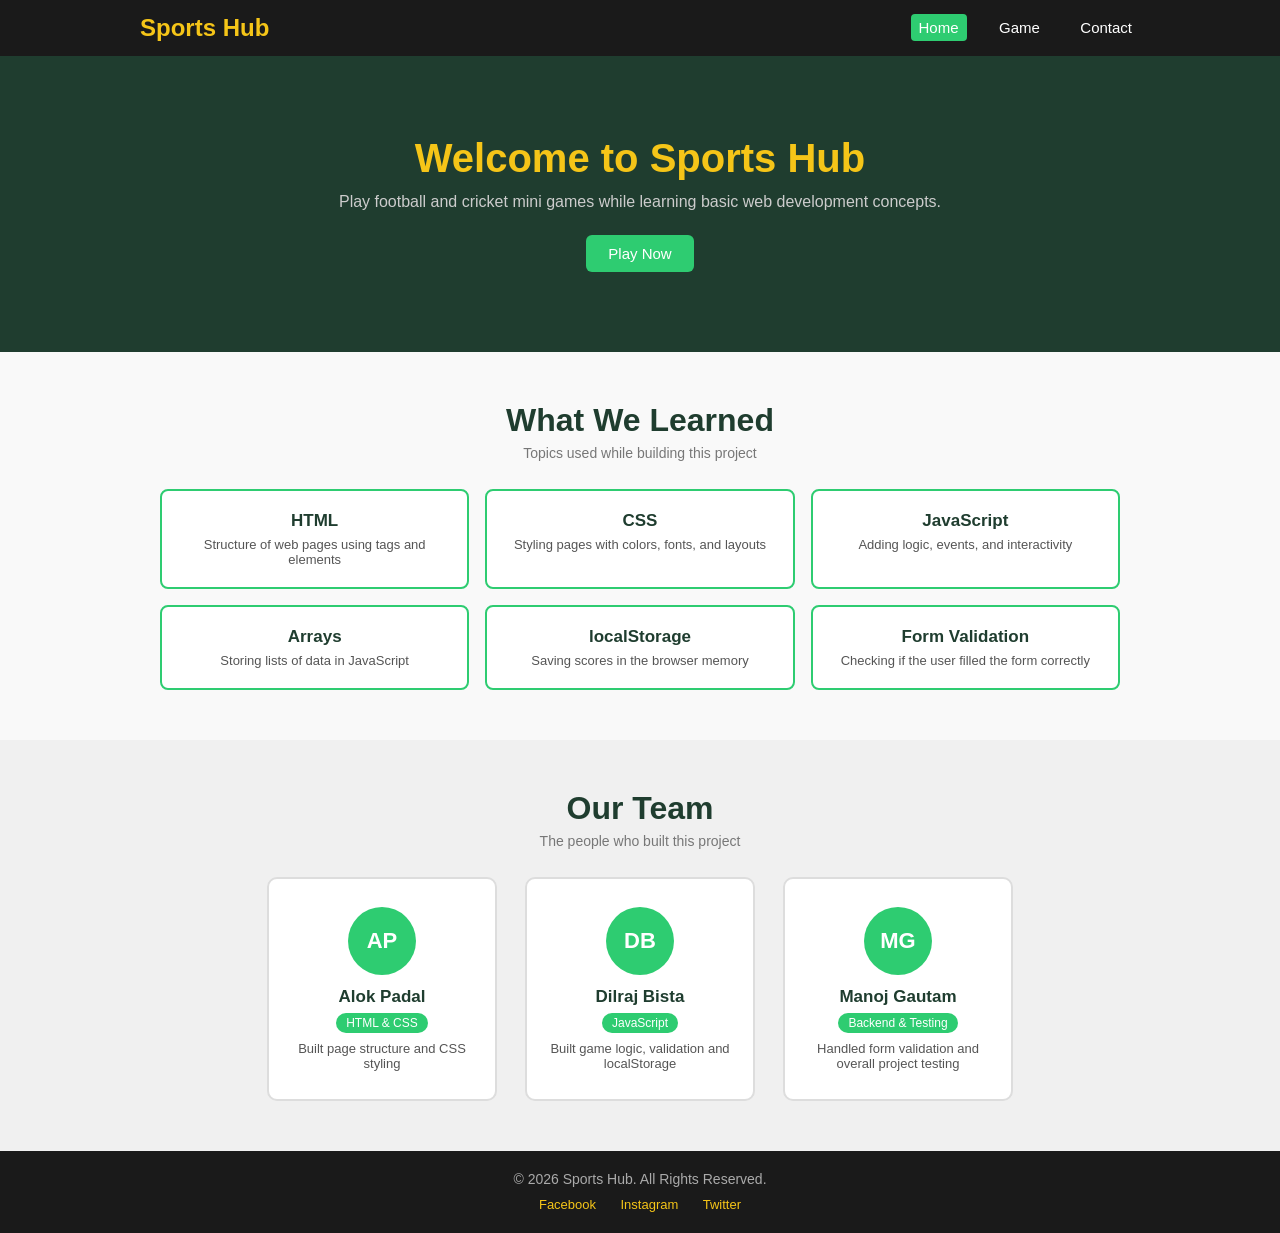
<file: index.html>
<!DOCTYPE html>
<html lang="en">
<head>
  <meta charset="UTF-8" />
  <meta name="viewport" content="width=device-width, initial-scale=1.0"/>
  <meta name="description" content="Sports Hub is a simple web project where users can play football and cricket mini games while learning web development concepts.">
  <title>Sports Hub</title>
  <link rel="stylesheet" href="./CSS/style.css" />
</head>
<body>

  <header>
    <div class="navbar">
      <h1 class="logo">Sports Hub</h1>
      <nav>
        <a href="index.html" class="active">Home</a>
        <a href="game.html">Game</a>
        <a href="contact.html">Contact</a>
      </nav>
    </div>
  </header>

  <section class="hero">
    <h2>Welcome to Sports Hub</h2>
    <p>Play football and cricket mini games while learning basic web development concepts.</p>
    <a href="game.html" class="btn">Play Now</a>
  </section>

  <section class="topics">
    <h2>What We Learned</h2>
    <p class="subtitle">Topics used while building this project</p>
    <div class="topics-grid">
      <div class="topic-card">
        <h3>HTML</h3>
        <p>Structure of web pages using tags and elements</p>
      </div>
      <div class="topic-card">
        <h3>CSS</h3>
        <p>Styling pages with colors, fonts, and layouts</p>
      </div>
      <div class="topic-card">
        <h3>JavaScript</h3>
        <p>Adding logic, events, and interactivity</p>
      </div>
      <div class="topic-card">
        <h3>Arrays</h3>
        <p>Storing lists of data in JavaScript</p>
      </div>
      <div class="topic-card">
        <h3>localStorage</h3>
        <p>Saving scores in the browser memory</p>
      </div>
      <div class="topic-card">
        <h3>Form Validation</h3>
        <p>Checking if the user filled the form correctly</p>
      </div>
    </div>
  </section>

  <section class="team">
    <h2>Our Team</h2>
    <p class="subtitle">The people who built this project</p>
    <div class="team-grid">

      <div class="member-card">
        <div class="avatar">AP</div>
        <h3>Alok Padal</h3>
        <span class="role">HTML & CSS</span>
        <p>Built page structure and CSS styling</p>
      </div>

      <div class="member-card">
        <div class="avatar">DB</div>
        <h3>Dilraj Bista</h3>
        <span class="role">JavaScript</span>
        <p>Built game logic, validation and localStorage</p>
      </div>
      
      <div class="member-card">
        <div class="avatar">MG</div>
        <h3>Manoj Gautam</h3>
        <span class="role">Backend & Testing</span>
        <p>Handled form validation and overall project testing</p>
      </div>

    </div>
  </section>

  <footer>
    <p>© 2026 Sports Hub. All Rights Reserved.</p>
    <div class="footer-links">
      <a href="https://www.facebook.com/ICC" target="_blank">Facebook</a>
      <a href="https://www.instagram.com/efootball" target="_blank">Instagram</a>
      <a href="https://www.twitter.com/fifaworldcup" target="_blank">Twitter</a>
    </div>
  </footer>

</body>
</html>
</file>
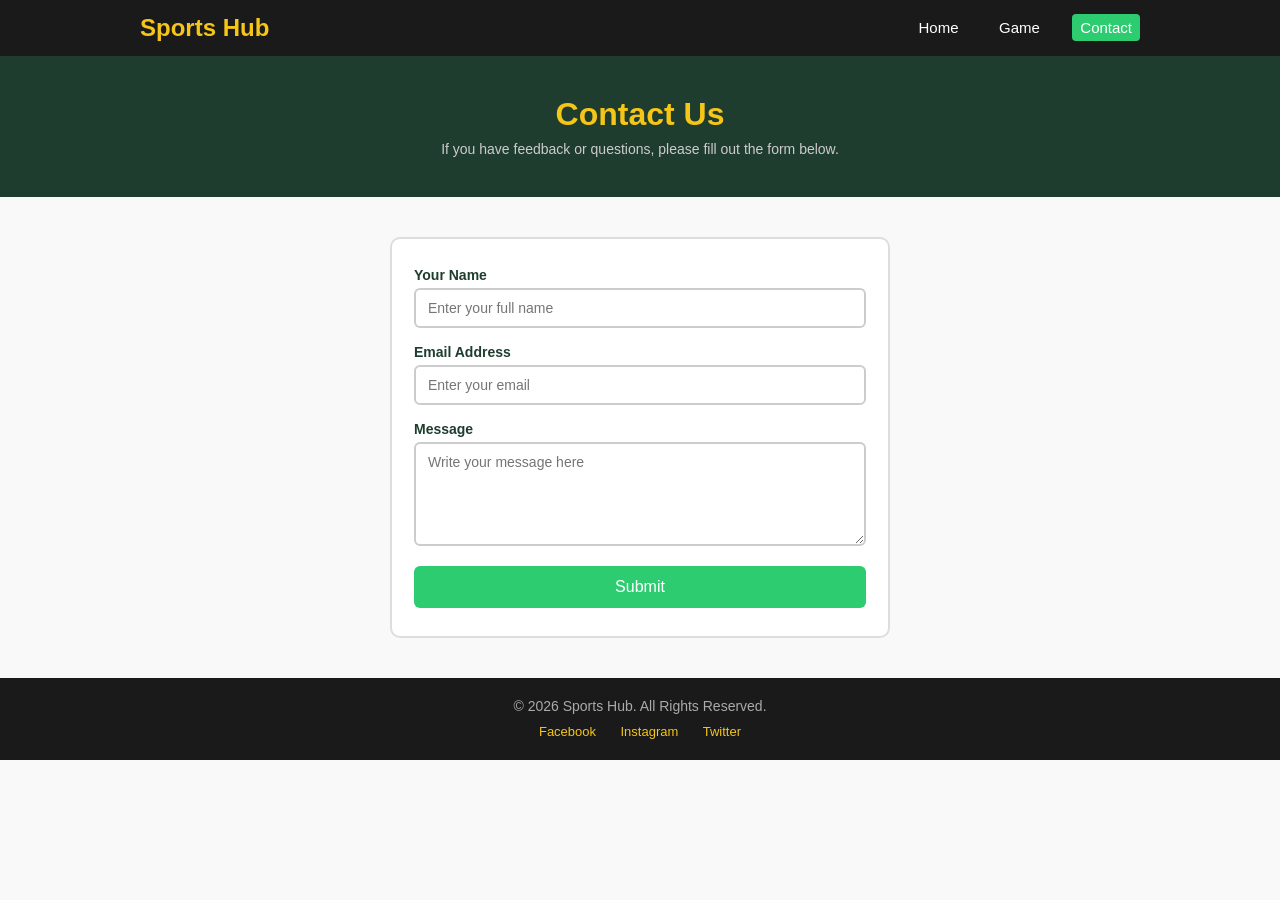
<file: contact.html>
<!DOCTYPE html>
<html lang="en">
<head>
  <meta charset="UTF-8" />


  <meta name="viewport" content="width=device-width, initial-scale=1.0"/>

 
  <meta name="description" content="Sports Hub contact page for feedback and questions">

  <title>Sports Hub - Contact</title>


  <link rel="stylesheet" href="./CSS/style.css" />

</head>
<body>

  <header>
    <div class="navbar">
      <h1 class="logo">Sports Hub</h1>
      <nav>
        <a href="index.html">Home</a>
        <a href="game.html">Game</a>
        <a href="contact.html" class="active">Contact</a>
      </nav>
    </div>
  </header>



  <div class="page-top">
    <h2>Contact Us</h2>
    <p>If you have feedback or questions, please fill out the form below.</p>
  </div>

  <div class="form-wrapper">

    <div class="form-group">
      <label for="name">Your Name</label>
      <input type="text" id="name" placeholder="Enter your full name" />
      <span class="error-msg" id="name-error">Name cannot be empty</span>
    </div>


    <div class="form-group">
      <label for="email">Email Address</label>
      <input type="text" id="email" placeholder="Enter your email" />
      <span class="error-msg" id="email-error">Email must contain @</span>
    </div>

  
    <div class="form-group">
      <label for="message">Message</label>
      <textarea id="message" rows="5" placeholder="Write your message here"></textarea>
      <span class="error-msg" id="message-error">Message cannot be empty</span>
    </div>

   
    <button class="btn btn-full" onclick="validateForm()">Submit</button>

    <div id="form-result" class="form-result"></div>

  </div>


  <footer>
    <p>© 2026 Sports Hub. All Rights Reserved.</p>
    <div class="footer-links">
      <a href="https://www.facebook.com/ICC" target="_blank">Facebook</a>
      <a href="https://www.instagram.com/efootball" target="_blank">Instagram</a>
      <a href="https://www.twitter.com/fifaworldcup" target="_blank">Twitter</a>
    </div>
  </footer>

  <script src="./JS/contact.js"></script>

</body>
</html>
</file>
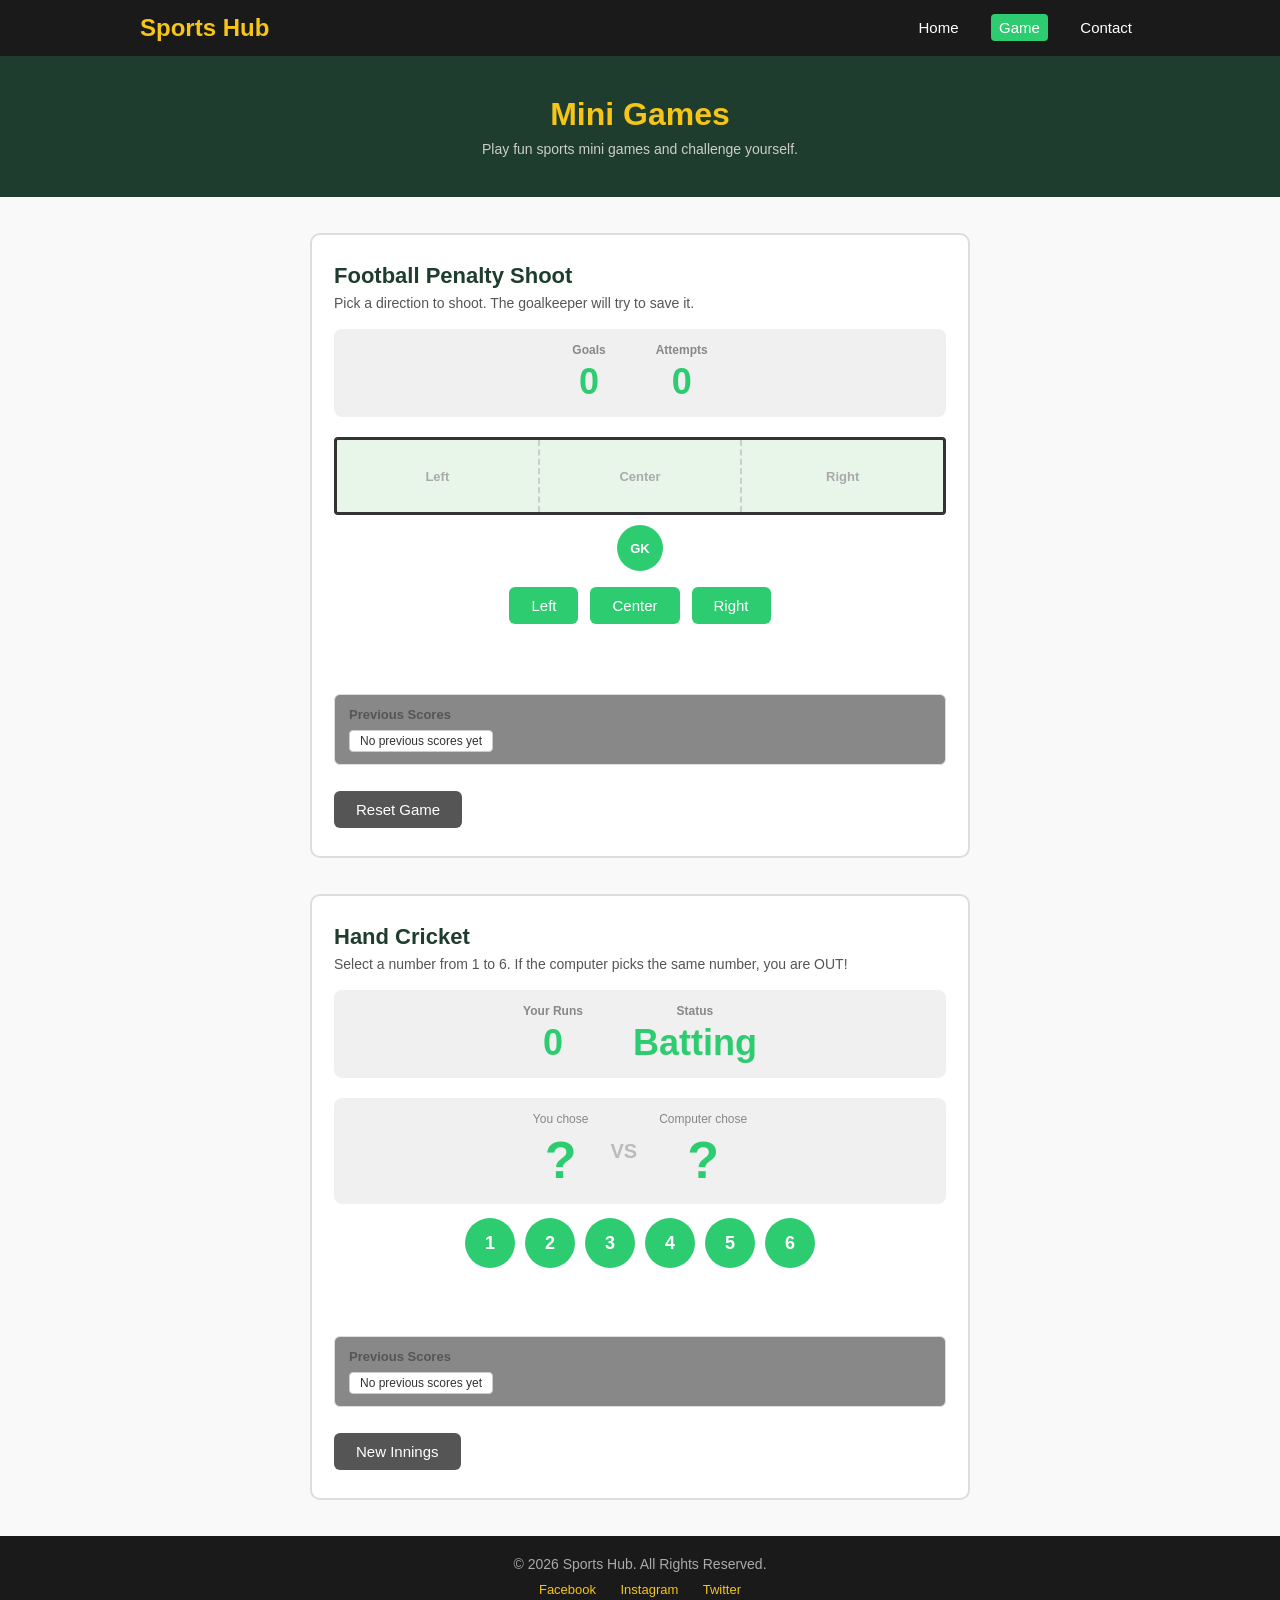
<file: game.html>
<!DOCTYPE html>
<html lang="en">
<head>
  <meta charset="UTF-8" />
  <meta name="viewport" content="width=device-width, initial-scale=1.0"/>
  <meta name="description" content="Play simple football and cricket mini games on Sports Hub.">
  <title>Sports Hub - Games</title>
  <link rel="stylesheet" href="./CSS/style.css" />
</head>
<body>

  <header>
    <div class="navbar">
      <h1 class="logo">Sports Hub</h1>
      <nav>
        <a href="index.html">Home</a>
        <a href="game.html" class="active">Game</a>
        <a href="contact.html">Contact</a>
      </nav>
    </div>
  </header>

  <div class="page-top">
    <h2>Mini Games</h2>
    <p>Play fun sports mini games and challenge yourself.</p>
  </div>

  <div class="game-box">
    <h3>Football Penalty Shoot</h3>
    <p>Pick a direction to shoot. The goalkeeper will try to save it.</p>

    <div class="score-area">
      <div>
        <span class="score-label">Goals</span>
        <span class="score-num" id="football-goals">0</span>
      </div>
      <div>
        <span class="score-label">Attempts</span>
        <span class="score-num" id="football-attempts">0</span>
      </div>
    </div>

    <div class="goal-net">
      <div class="net-cell" id="net-left">Left</div>
      <div class="net-cell" id="net-center">Center</div>
      <div class="net-cell" id="net-right">Right</div>
    </div>

    <div class="gk-row">
      <div class="gk" id="goalkeeper">GK</div>
    </div>

    <div class="btn-row">
      <button class="btn" onclick="shoot('left')">Left</button>
      <button class="btn" onclick="shoot('center')">Center</button>
      <button class="btn" onclick="shoot('right')">Right</button>
    </div>

    <div class="result-box" id="football-result"></div>

    <div class="history-box">
      <h4>Previous Scores</h4>
      <ul id="football-history"></ul>
    </div>

    <button class="btn btn-gray" onclick="resetFootball()">Reset Game</button>
  </div>

  <div class="game-box">
    <h3>Hand Cricket</h3>
    <p>Select a number from 1 to 6. If the computer picks the same number, you are OUT!</p>

    <div class="score-area">
      <div>
        <span class="score-label">Your Runs</span>
        <span class="score-num" id="cricket-runs">0</span>
      </div>
      <div>
        <span class="score-label">Status</span>
        <span class="score-num" id="cricket-status">Batting</span>
      </div>
    </div>

    <div class="vs-box">
      <div class="vs-side">
        <p>You chose</p>
        <span class="big-num" id="player-num">?</span>
      </div>
      <span class="vs-text">VS</span>
      <div class="vs-side">
        <p>Computer chose</p>
        <span class="big-num" id="computer-num">?</span>
      </div>
    </div>

    <div class="num-btn-row">
      <button class="btn circle-btn" onclick="playBall(1)">1</button>
      <button class="btn circle-btn" onclick="playBall(2)">2</button>
      <button class="btn circle-btn" onclick="playBall(3)">3</button>
      <button class="btn circle-btn" onclick="playBall(4)">4</button>
      <button class="btn circle-btn" onclick="playBall(5)">5</button>
      <button class="btn circle-btn" onclick="playBall(6)">6</button>
    </div>

    <div class="result-box" id="cricket-result"></div>

    <div class="history-box">
      <h4>Previous Scores</h4>
      <ul id="cricket-history"></ul>
    </div>

    <button class="btn btn-gray" onclick="resetCricket()">New Innings</button>
  </div>

  <footer>
    <p>© 2026 Sports Hub. All Rights Reserved.</p>
    <div class="footer-links">
      <a href="https://www.facebook.com/ICC" target="_blank">Facebook</a>
      <a href="https://www.instagram.com/efootball" target="_blank">Instagram</a>
      <a href="https://x.com/fifaworldcup" target="_blank">Twitter</a>
    </div>
  </footer>

  <script src="./JS/game.js"></script>
</body>
</html>
</file>
<file: CSS/style.css>
:root {
  --primary: #3b6a93;
  --dark: #1a1a1a;
  --bg: #f9f9f9;
  --text: #222;
  --gold: #f5c518;
  --danger: #e74c3c;
}
a, button, .btn, .topic-card, .member-card, nav a {
  transition: all 0.25s ease-in-out;
}
* {
  margin: 0;
  padding: 0;
  box-sizing: border-box;
}

body {
  font-family: Arial, sans-serif;
  background-color: #f9f9f9;
  color: #1f3d2f;
}
nav a:focus,
.btn:focus,
input:focus,
textarea:focus {
  outline: 2px solid var(--primary);
  outline-offset: 2px;
}

header {
  background-color: #1a1a1a;
  padding: 14px 30px;
}

.navbar {
  display: flex;
  justify-content: space-between;
  align-items: center;
  max-width: 1000px;
  margin: auto;
}

.logo {
  color: #f5c518;
  font-size: 24px;
  font-weight: bold;
}

nav a {
  color: white;
  text-decoration: none;
  margin-left: 20px;
  font-size: 15px;
  padding: 5px 8px;
  border-radius: 4px;
}

nav a:hover, nav a.active {
  background-color: #2ecc71;
}

.hero {
  background-color: #1f3d2f;
  color: white;
  text-align: center;
  padding: 80px 20px;
}

.hero h2 {
  font-size: 40px;
  color: #f5c518;
  margin-bottom: 12px;
}

.hero p {
  font-size: 16px;
  color: #ccc;
  margin-bottom: 24px;
}

.btn {
  background-color: #2ecc71;
  color: white;
  border: none;
  padding: 10px 22px;
  border-radius: 6px;
  font-size: 15px;
  cursor: pointer;
  text-decoration: none;
  display: inline-block;
}

.btn:hover {
  background-color: #27ae60;
}

.btn-gray {
  background-color: #555;
  margin-top: 12px;
}

.btn-gray:hover {
  background-color: #333;
}

.btn-full {
  width: 100%;
  padding: 12px;
  font-size: 16px;
}

.topics {
  max-width: 1000px;
  margin: 50px auto;
  padding: 0 20px;
  text-align: center;
}

.topics h2, .team h2 {
  font-size: 32px;
  margin-bottom: 6px;
}

.subtitle {
  color: #777;
  margin-bottom: 28px;
  font-size: 14px;
}

.topics-grid {
  display: grid;
  grid-template-columns: repeat(3, 1fr);
  gap: 16px;
}

.topic-card {
  background-color: white;
  border: 2px solid #2ecc71;
  border-radius: 8px;
  padding: 20px 14px;
}

.topic-card:hover {
  background-color: #eafaf1;
}

.topic-card h3 {
  font-size: 17px;
  margin-bottom: 6px;
}

.topic-card p {
  font-size: 13px;
  color: #555;
}

.team {
  background-color: #f0f0f0;
  padding: 50px 20px;
  text-align: center;
}

.team-grid {
  display: flex;
  justify-content: center;
  gap: 28px;
  flex-wrap: wrap;
  margin-top: 28px;
}

.member-card {
  background-color: white;
  border: 2px solid #ddd;
  border-radius: 10px;
  padding: 28px 22px;
  width: 230px;
  text-align: center;
}

.member-card:hover {
  border-color: #2ecc71;
}

.avatar {
  width: 68px;
  height: 68px;
  border-radius: 50%;
  background-color: #2ecc71;
  color: white;
  font-size: 22px;
  font-weight: bold;
  display: flex;
  align-items: center;
  justify-content: center;
  margin: 0 auto 12px;
}

.member-card h3 {
  font-size: 17px;
  margin-bottom: 6px;
}

.role {
  background-color: #2ecc71;
  color: white;
  padding: 3px 10px;
  border-radius: 12px;
  font-size: 12px;
  display: inline-block;
  margin-bottom: 8px;
}

.member-card p {
  font-size: 13px;
  color: #555;
}

footer {
  background-color: #1a1a1a;
  color: #aaa;
  text-align: center;
  padding: 20px;
}

footer p {
  margin-bottom: 8px;
  font-size: 14px;
}

.footer-links a {
  color: #f5c518;
  text-decoration: none;
  margin: 0 10px;
  font-size: 13px;
}

.footer-links a:hover {
  color: white;
}

.page-top {
  background-color: #1f3d2f;
  color: white;
  text-align: center;
  padding: 40px 20px;
}

.page-top h2 {
  font-size: 32px;
  color: #f5c518;
  margin-bottom: 8px;
}

.page-top p {
  font-size: 14px;
  color: #ccc;
}

.game-box {
  max-width: 660px;
  margin: 36px auto;
  padding: 28px 22px;
  background-color: white;
  border: 2px solid #ddd;
  border-radius: 10px;
}

.game-box h3 {
  font-size: 22px;
  margin-bottom: 6px;
}

.game-box > p {
  font-size: 14px;
  color: #555;
  margin-bottom: 18px;
}

.score-area {
  display: flex;
  justify-content: center;
  gap: 50px;
  background-color: #f0f0f0;
  padding: 14px;
  border-radius: 8px;
  margin-bottom: 20px;
  text-align: center;
}

.score-label {
  display: block;
  font-size: 12px;
  color: #888;
  font-weight: bold;
  margin-bottom: 4px;
}

.score-num {
  display: block;
  font-size: 36px;
  font-weight: bold;
  color: #2ecc71;
  transition: transform 0.2s;
}

.score-num.bump {
  transform: scale(1.4);
}

.goal-net {
  display: flex;
  border: 3px solid #333;
  border-radius: 4px;
  height: 78px;
  background-color: #e8f5e9;
  overflow: hidden;
}

.net-cell {
  flex: 1;
  display: flex;
  align-items: center;
  justify-content: center;
  font-size: 13px;
  font-weight: bold;
  color: #aaa;
  border-right: 2px dashed #ccc;
}

.net-cell:last-child {
  border-right: none;
}

.net-cell.goal-flash {
  background-color: #f5c518;
  color: #111;
}

.net-cell.save-flash {
  background-color: #ffcccc;
  color: #c0392b;
}

.gk-row {
  display: flex;
  justify-content: center;
  margin: 10px 0 16px;
}

.gk {
  width: 46px;
  height: 46px;
  border-radius: 50%;
  background-color: #2ecc71;
  color: white;
  font-size: 13px;
  font-weight: bold;
  display: flex;
  align-items: center;
  justify-content: center;
  transition: transform 0.4s ease;
}

.btn-row {
  display: flex;
  justify-content: center;
  gap: 12px;
  margin: 10px 0 14px;
}

.num-btn-row {
  display: flex;
  justify-content: center;
  gap: 10px;
  margin: 12px 0;
  flex-wrap: wrap;
}

.circle-btn {
  width: 50px;
  height: 50px;
  border-radius: 50%;
  padding: 0;
  font-size: 18px;
  font-weight: bold;
}

.result-box {
  min-height: 42px;
  padding: 10px 12px;
  border-radius: 6px;
  font-size: 15px;
  font-weight: bold;
  margin: 10px 0;
  text-align: center;
}

.result-box.goal, .result-box.run {
  background-color: #d5f5e3;
  color: #1e8449;
}

.result-box.miss, .result-box.out {
  background-color: #fde8e8;
  color: #c0392b;
}

.history-box {
  background-color: #888;
  border: 1px solid #ddd;
  border-radius: 6px;
  padding: 12px 14px;
  margin: 14px 0;
}

.history-box h4 {
  font-size: 13px;
  color: #555;
  margin-bottom: 8px;
}

.history-box ul {
  list-style: none;
  display: flex;
  flex-wrap: wrap;
  gap: 6px;
}

.history-box ul li {
  background-color: white;
  border: 1px solid #ccc;
  border-radius: 4px;
  padding: 3px 10px;
  font-size: 12px;
  color: #333;
}

.vs-box {
  display: flex;
  justify-content: center;
  align-items: center;
  gap: 22px;
  background-color: #f0f0f0;
  padding: 14px;
  border-radius: 8px;
  margin: 14px 0;
  text-align: center;
}

.vs-side p {
  font-size: 12px;
  color: #888;
  margin-bottom: 4px;
}

.big-num {
  font-size: 52px;
  font-weight: bold;
  color: #2ecc71;
  display: block;
}

.vs-text {
  font-size: 20px;
  font-weight: bold;
  color: #bbb;
}

.form-wrapper {
  max-width: 500px;
  margin: 40px auto;
  padding: 28px 22px;
  background-color: white;
  border: 2px solid #ddd;
  border-radius: 10px;
}

.form-group {
  margin-bottom: 16px;
}

.form-group label {
  display: block;
  font-size: 14px;
  font-weight: bold;
  margin-bottom: 5px;
}

.form-group input,
.form-group textarea {
  width: 100%;
  padding: 10px 12px;
  border: 2px solid #ccc;
  border-radius: 6px;
  font-size: 14px;
  font-family: Arial, sans-serif;
  resize: vertical;
}

.form-group input:focus,
.form-group textarea:focus {
  outline: none;
  border-color: #2ecc71;
}

.form-group input.error-border,
.form-group textarea.error-border {
  border-color: #e74c3c;
}

.error-msg {
  display: none;
  color: #e74c3c;
  font-size: 12px;
  margin-top: 4px;
}

.error-msg.show {
  display: block;
}

.form-result {
  margin-top: 14px;
  padding: 12px;
  border-radius: 6px;
  font-weight: bold;
  text-align: center;
  display: none;
  font-size: 14px;
}

.form-result.success {
  background-color: #d5f5e3;
  color: #1e8449;
  display: block;
}

.form-result.error-result {
  background-color: #fde8e8;
  color: #c0392b;
  display: block;
}

@media (max-width: 900px) {
  .topics-grid {
    grid-template-columns: repeat(2, 1fr);
  }
}

@media (max-width: 600px) {
  .topics-grid {
    grid-template-columns: 1fr;
  }
}
</file>
